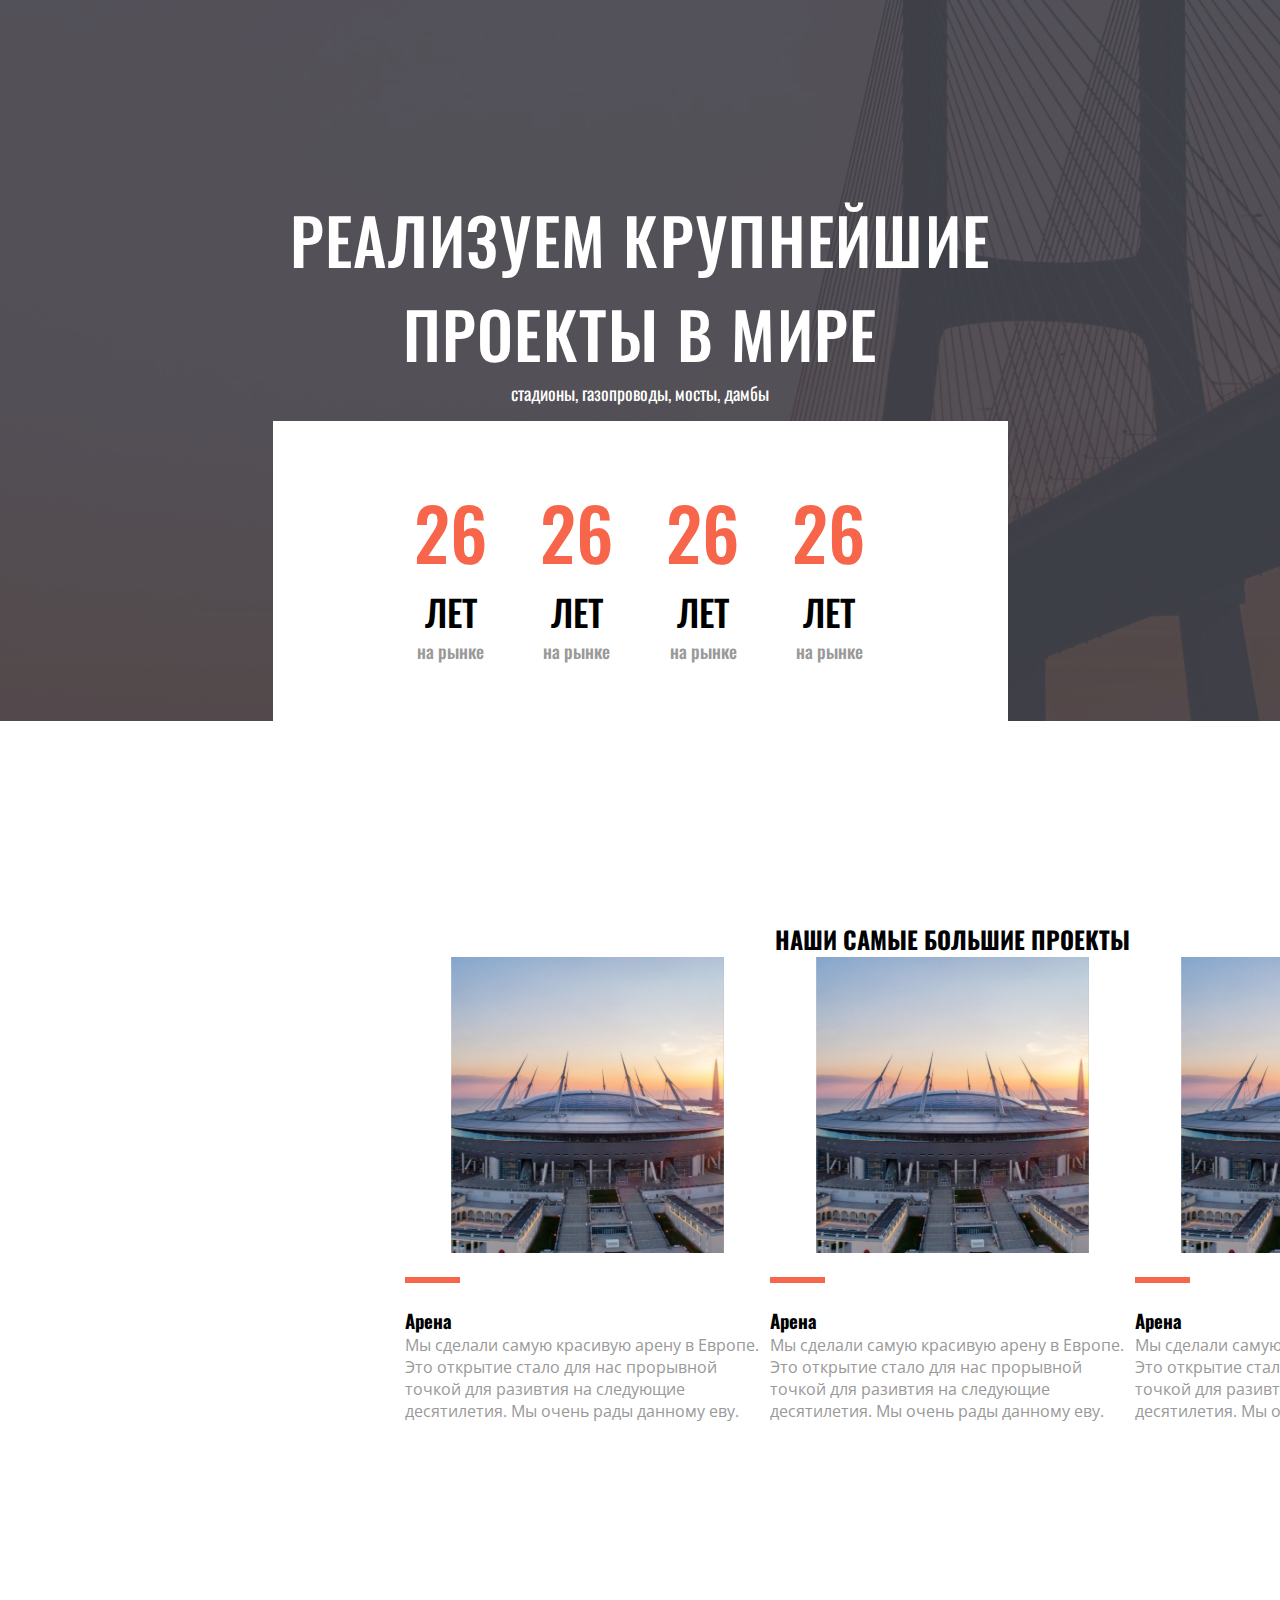
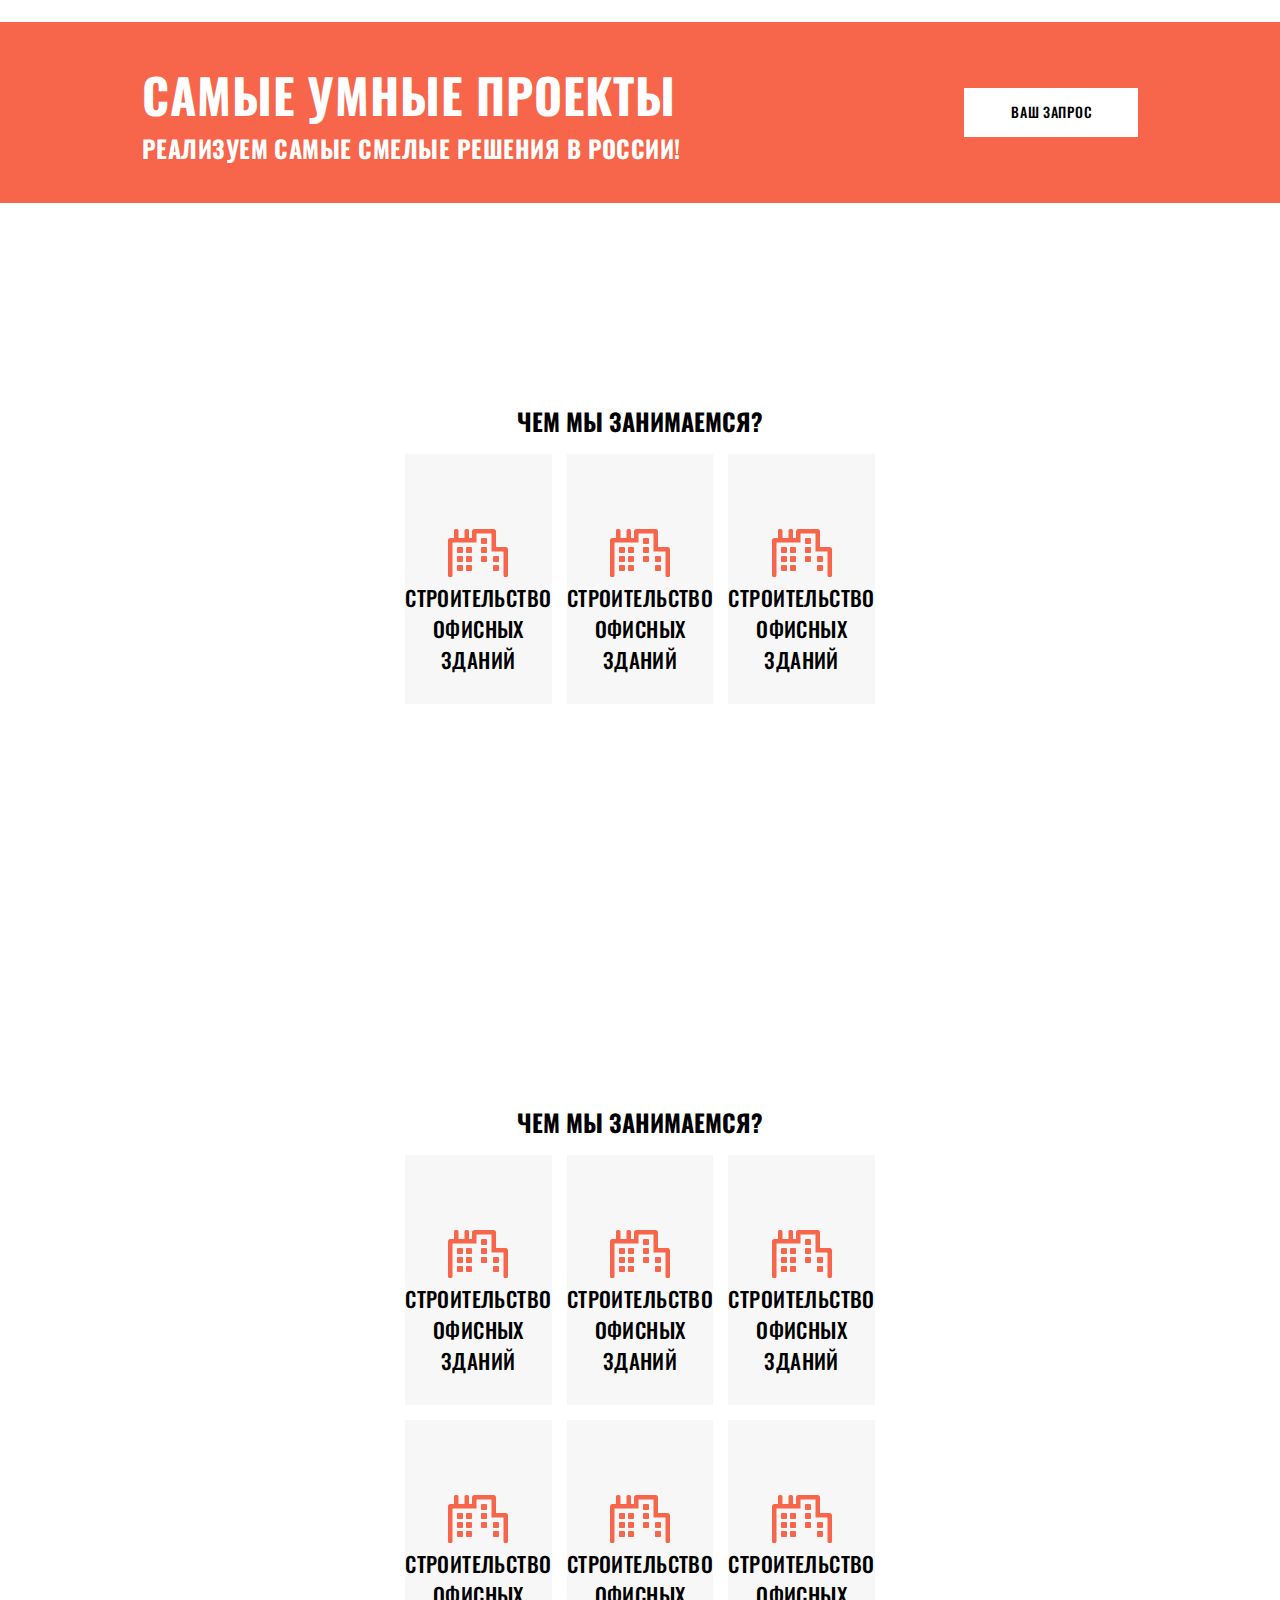
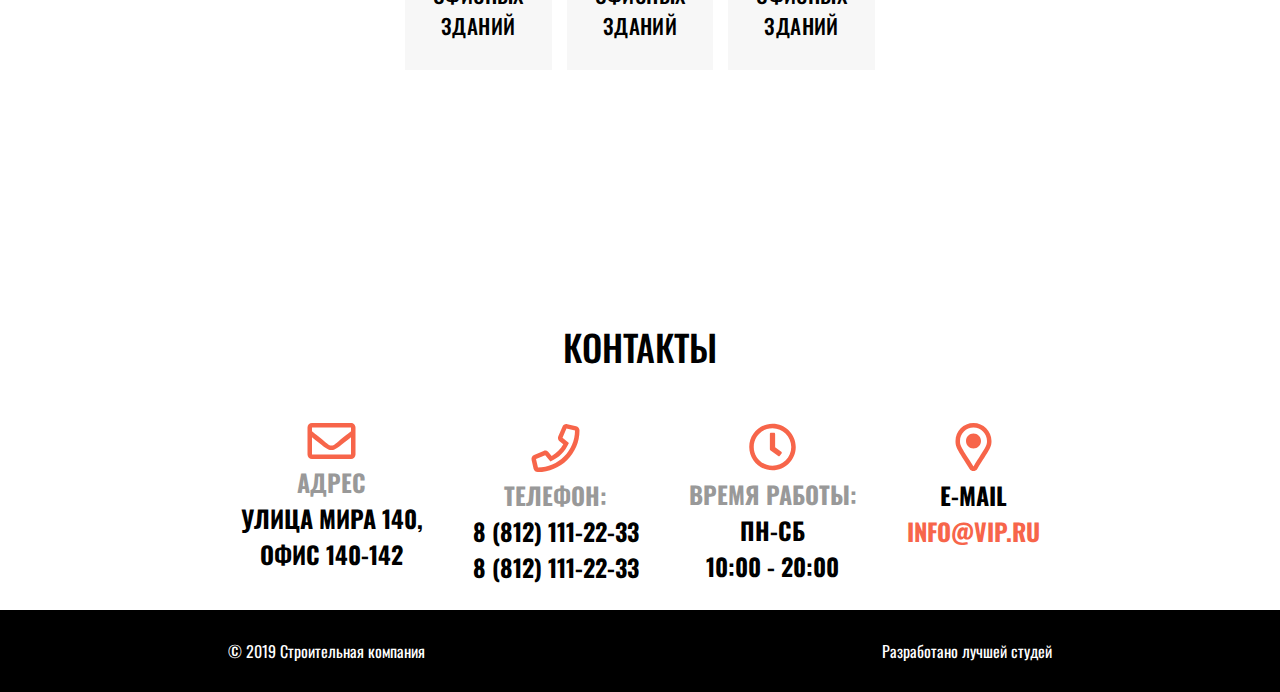
<file: WorldProjects/index.html>
<!DOCTYPE html>
<html lang="en">
<head>
    <meta charset="UTF-8">
    <meta name="viewport" content="width=device-width, initial-scale=1.0">
    <title>Document</title>
    <link rel="preconnect" href="https://fonts.googleapis.com">
<link rel="preconnect" href="https://fonts.gstatic.com" crossorigin>
<link href="https://fonts.googleapis.com/css2?family=Oswald:wght@400;500;700&display=swap" rel="stylesheet">
<link rel="preconnect" href="https://fonts.googleapis.com">
<link rel="preconnect" href="https://fonts.gstatic.com" crossorigin>
<link href="https://fonts.googleapis.com/css2?family=Open+Sans&display=swap" rel="stylesheet">
    <link rel="stylesheet" href="styles.css">
</head>
<body>
    <header>
        <div class="header-content">
            <div class="titel">
            <h1>РЕАЛИЗУЕМ КРУПНЕЙШИЕ ПРОЕКТЫ В МИРЕ</h1>
            <p>стадионы, газопроводы, мосты, дамбы</p>
            </div>
            <div class="calender">
                <div>
                    <p><span class="data">26</span></p>
                    <p><span class="years">ЛЕТ</span></p>
                    <p><span class="on_market">на рынке</span></p>
                </div>
                <div>
                    <p><span class="data">26</span></p>
                    <p><span class="years">ЛЕТ</span></p>
                    <p><span class="on_market">на рынке</span></p>
                </div>
                <div>
                    <p><span class="data">26</span></p>
                    <p><span class="years">ЛЕТ</span></p>
                    <p><span class="on_market">на рынке</span></p>
                </div>
                <div>
                    <p><span class="data">26</span></p>
                    <p><span class="years">ЛЕТ</span></p>
                    <p><span class="on_market">на рынке</span></p>
                </div>
            </div>
        </div>
    </header>
    <section>
        <div class="main-content">
            <div class="main-content-titel">
            <h2>НАШИ САМЫЕ БОЛЬШИЕ ПРОЕКТЫ</h2>
        </div>
            <div class="arena">
                <img class="panorama" src="./media/Rectangle 3.svg" alt="panorama"> <br>
                <img class="strich" src="./media/Rectangle 4.svg" alt="schtrich"><br>
                <h3>Арена</h3>
                <p>Мы сделали самую красивую арену в Европе. Это открытие стало для нас прорывной точкой для разивтия на следующие десятилетия. Мы очень рады данному еву.</p>
            </div>
            <div class="arena">
                <img class="panorama" src="./media/Rectangle 3.svg" alt="panorama"> <br>
                <img class="strich" src="./media/Rectangle 4.svg" alt="schtrich"><br>
                <h3>Арена</h3>
                <p>Мы сделали самую красивую арену в Европе. Это открытие стало для нас прорывной точкой для разивтия на следующие десятилетия. Мы очень рады данному еву.</p>
            </div>
            <div class="arena">
                <img class="panorama" src="./media/Rectangle 3.svg" alt="panorama"> <br>
                <img class="strich" src="./media/Rectangle 4.svg" alt="schtrich"><br>
                <h3>Арена</h3>
                <p>Мы сделали самую красивую арену в Европе. Это открытие стало для нас прорывной точкой для разивтия на следующие десятилетия. Мы очень рады данному еву.</p>
            </div>
        </div>
        <div class="main-footer">
            <div>
            <h2>САМЫЕ УМНЫЕ ПРОЕКТЫ</h2>
            <p>РЕАЛИЗУЕМ САМЫЕ СМЕЛЫЕ РЕШЕНИЯ В РОССИИ!</p></div>
            <button>ВАШ ЗАПРОС</button>
        </div>
        <div class="secondPage-header">
                <div>
                    <h2><span>ЧЕМ МЫ ЗАНИМАЕМСЯ?</span></h2>
                </div> 
            <div class="media">
                <img src="./media/.svg" alt="bild">
                <p>СТРОИТЕЛЬСТВО ОФИСНЫХ ЗДАНИЙ</p>
            </div>
            <div class="media">
                <img src="./media/.svg" alt="bild">
                <p>СТРОИТЕЛЬСТВО ОФИСНЫХ ЗДАНИЙ</p>
            </div>
            <div class="media">
                <img src="./media/.svg" alt="bild">
                <p>СТРОИТЕЛЬСТВО ОФИСНЫХ ЗДАНИЙ</p>
            </div>
        </div> 
        <div class="secondPage-mean">
            <div>
                <h2><span>ЧЕМ МЫ ЗАНИМАЕМСЯ?</span></h2>
            </div> 
        <div class="media">
            <img src="./media/.svg" alt="bild">
            <p>СТРОИТЕЛЬСТВО ОФИСНЫХ ЗДАНИЙ</p>
        </div>
        <div class="media">
            <img src="./media/.svg" alt="bild">
            <p>СТРОИТЕЛЬСТВО ОФИСНЫХ ЗДАНИЙ</p>
        </div>
        <div class="media">
            <img src="./media/.svg" alt="bild">
            <p>СТРОИТЕЛЬСТВО ОФИСНЫХ ЗДАНИЙ</p>
        </div>
            <div class="media">
                <img src="./media/.svg" alt="bild">
                <p>СТРОИТЕЛЬСТВО ОФИСНЫХ ЗДАНИЙ</p>
            </div>
            <div class="media">
                <img src="./media/.svg" alt="bild">
                <p>СТРОИТЕЛЬСТВО ОФИСНЫХ ЗДАНИЙ</p>
            </div>
            <div class="media">
                <img src="./media/.svg" alt="bild">
                <p>СТРОИТЕЛЬСТВО ОФИСНЫХ ЗДАНИЙ</p>
            </div>
        </div>
     

                
        <div class="contacts">
            <div class="adress">
            <h2>КОНТАКТЫ</h2>
            </div>
            <div class="adress">
                <img src="./media/brief.svg" alt="adress">
                <h3><span style="color: #999;">АДРЕС</span></h3>
                <h3><span>УЛИЦА МИРА 140,</span></h3>
                <h3><span>ОФИС 140-142</span></h3>
            </div>
            <div class="adress">
                <img src="./media/telephon.svg" alt="telephon">
                <h3><span style="color: #999;">ТЕЛЕФОН:</span></h3>
                <h3><span>8 (812) 111-22-33</span></h3>
                <h3><span>8 (812) 111-22-33</span></h3>
            </div>
            <div class="adress">
                <img src="./media/uhr.svg" alt="uhr">
                <h3><span style="color: #999;">ВРЕМЯ РАБОТЫ:</span></h3>
                <h3><span>ПН-СБ</span></h3>    
                <h3><span>10:00 - 20:00</span></h3>
            </div>
            <div class="adress">
                <img src="./media/location.svg" alt="location">
                <h3><span>E-MAIL</span></h3>
                <h3><span style="color: #F7654A;">INFO@VIP.RU</span></h3>
            </div>
        </div>
    </section>
    <footer>
            <p>© 2019 Строительная компания</p> 
            <p>Разработано лучшей студей</p>
    </footer>
</body>
</html>


<!-- /*реализовать макет с адаптивной версткой, использовать flex или grid по желанию + media query


основные экраны для адаптивной верстки: 1920px; 1440px, 1200px, 768px, 480px, 320px  


основные критерии адаптивной верстки:



Все элементы корректно отображаются на странице

Нет горизонтального скролла 

Padding/margin уменьшаются в соответствии с шириной страницы

Размер шрифтов уменьшается с размером экрана

Для flex можно использовать flex-wrap: wrap 
flex-direction: column 

для grid repeat(auto-fill, minmax())*/ -->
</file>
<file: WorldProjects/styles.css>
*{
    padding: 0;
    margin: 0;
    box-sizing: border-box;
    font-family: 'Oswald', sans-serif;
}

body{
    max-width:1920px; }
/* 
header{
    display: flex;
    flex-wrap: wrap;
    flex-direction: column;
} */

.header-content{
    width: 100vw;
    padding-top: 192px;
    background: linear-gradient(0deg, rgba(64, 65, 73, 0.90) 0%, rgba(64, 65, 73, 0.90) 100%), url(<path-to-image>), lightgray 50% / cover no-repeat, #404149;
    background-image: url("./media/Rectangle.svg");
    display: grid;
    justify-content: center;
       
}

.titel{
    max-width: 735px;
}
.titel h1{   
    color: #FFF;
    text-align: center;
    font-size: 64px;
    font-style: normal;
    font-weight: 500;
    line-height: normal;
    letter-spacing: 1.28px;
    gap: 20px;
    
}

.titel p{
    color: #FFF;
    text-align: center;
    font-size: 18px;
    font-style: normal;
    font-weight: 400;
    line-height: normal;
    margin-bottom: 15px;
}

.calender{
    background-color: #FFF;
    display: flex;
    align-items: center;
    justify-content: space-around;
    max-width: 1110px;
    min-height: 300px;
    gap: 30px;
    text-align: center;
}

.calender .data{
    font-weight: 500;
    font-size: 72px;
    color: #f7654a;
}

.calender .years{
    color: #000;
    font-weight: 500;
    font-size: 36px;
    line-height: normal;
}

.calender .on_market{
    font-weight: 500;
    color: #999;
    font-size: 18px;
    font-style: normal;
    line-height: normal;
    text-align: center;
}

.calender{
    padding: 57px 130px 57px 130px;
    
}
.calender div:nth-child(1){
    grid-row: 1/2;
    grid-column: 1/2;
   
}

.calender div:nth-child(2){
    grid-row: 1/2;
    grid-column: 2/3;
}
.calender div:nth-child(3){
    grid-row: 1/2;
    grid-column: 3/4;
}

.calender div:nth-child(4){
    grid-row: 1/2;
    grid-column: 4/5;
}

.main-content{
    display: grid;
    justify-content: space-around;
    padding: 200px 405px 200px 405px;    
}

.arena img.panorama{
    width: 365px;
    height: 296px;
}

.arena img.strich{
    width: 55px;
    height: 6px;
}

.main-content-titel{
    grid-row: 1/2;
    grid-column: 1/4;
    text-align: center;
}

.main-content.arena:nth-child(1){
    grid-row: 2/3;
    grid-column: 1/2;
}

.main-content .arena{
    min-height: 380px;
    display: flex;
    flex-wrap: wrap;
    flex-direction: column;
}



.main-content .arena p{
    color: #999;
    font-family: 'Open Sans', sans-serif;
    font-size: 16px;
    font-style: normal;
    font-weight: 400;
    line-height: normal;
}

.main-footer{
    background-color: #F7654A;
    display: flex;
    align-items: center;
    justify-content: space-around;
    color: #FFF;
    font-style: normal;
    font-weight: 700;
    line-height: normal;
    letter-spacing: 0.96px;
    min-height: 181px;
}

.main-footer h2{
    font-size: 48px;
    letter-spacing: 0.96px;
}

.main-footer p{
    font-size: 24px;
    letter-spacing: 0.48px;
}

.main-footer button{
    color: #000;
    font-size: 14px;
    font-style: normal;
    font-weight: 500;
    line-height: normal;
    letter-spacing: 0.7px;
    text-align: center;
    background-color: #FFF;
    border: none;
    padding: 13px 46px 15px 47px;
}

.secondPage-header{
    padding-top: 25px;
    max-width: 1920px;
    display: grid;
    justify-content: space-around;
    padding: 200px 405px 200px 405px; 
    gap: 15px;      
}

.secondPage-header .media{
    background-color: #F7F7F7;
    max-width: 350px;
    min-height: 250px;
    text-align: center;
    padding-top: 75px;
}

.secondPage-header.media img{
    text-align: center;
    display: flex;
    justify-content: center;
}

.secondPage-header p{
    color: #000;
    text-align: center;
    font-size: 21px;
    font-style: normal;
    font-weight: 500;
    line-height: normal;
    letter-spacing: 0.42px;
}

.secondPage-header div:nth-child(1){
    text-align: center;
    grid-row: 1/2;
    grid-column: 1/4;
}
    
.secondPage-header div:nth-child(2){
    grid-row: 2/3;
    grid-column: 1/2;
}

.secondPage-header div:nth-child(3){
    grid-row: 2/3;
    grid-column: 2/3;
}

.secondPage-header div:nth-child(4){
    grid-row: 2/3;
    grid-column: 3/4;
}

.secondPage-mean{
    padding-top: 25px;
    max-width: 1920px;
    display: grid;
    justify-content: space-around;
    padding: 200px 405px 200px 405px; 
    gap: 15px;      
}

.secondPage-mean .media{
    background-color: #F7F7F7;
    max-width: 350px;
    min-height: 250px;
    text-align: center;
    padding-top: 75px;
}

.secondPage-mean.media img{
    text-align: center;
    display: flex;
    justify-content: center;
}

.secondPage-mean p{
    color: #000;
    text-align: center;
    font-size: 21px;
    font-style: normal;
    font-weight: 500;
    line-height: normal;
    letter-spacing: 0.42px;
}

.secondPage-mean div:nth-child(1){
    text-align: center;
    grid-row: 1/2;
    grid-column: 1/4;
}
    
.secondPage-mean div:nth-child(2){
    grid-row: 2/3;
    grid-column: 1/2;
}

.secondPage-mean div:nth-child(3){
    grid-row: 2/3;
    grid-column: 2/3;
}

.secondPage-mean div:nth-child(4){
    grid-row: 2/3;
    grid-column: 3/4;
}

.secondPage-mean div:nth-child(5){
    text-align: center;
    grid-row: 3/4;
    grid-column: 1/2;
}
    
.secondPage-mean div:nth-child(6){
    grid-row: 3/4;
    grid-column: 2/3;
}

.secondPage-mean div:nth-child(7){
    grid-row: 3/4;
    grid-column: 3/4;
}


.contacts{
    padding-top: 25px;
    display: grid;
    justify-content: center;
    justify-items: stretch;
}

.contacts h2{
    color: #000;
    font-size: 36px;
    font-style: normal;
    font-weight: 500;
    line-height: normal;
    text-align: center;
}

.contacts .adress{
    
    text-align: center;
    grid: 25px;
    padding: 25px;
}

.adress span{
    /* color: #999; */
    text-align: center;
    font-size: 24px;
    font-style: normal;
    font-weight: bold;
    line-height: normal;
    font-family: 'Oswald', sans-serif;
}

.contacts div:nth-child(1){
    grid-row: 1/2;
    grid-column: 1/5;
}

.contacts div:nth-child(2){
    grid-row: 2/3;
    grid-column: 1/2;
}

.contacts div:nth-child(3){
    grid-row: 2/3;
    grid-column: 2/3;
}
.contacts div:nth-child(4){
    grid-row: 2/3;
    grid-column: 3/4;
}

.contacts div:nth-child(5){
    grid-row: 2/3;
    grid-column: 4/5;
}

footer{
    height: 82px;
    background-color: black;
    color: #FFF;
    font-family: 'Open Sans', sans-serif;
    font-size: 16px;
    font-style: normal;
    font-weight: 400;
    line-height: normal;
    display: flex;
    align-items: center;
    justify-content: space-around;
}

@media only screen and (min-width: 1440px) and (max-width: 1920px) {
    .header-content {
        padding-top: 1440px;
    }
    .titel{
        max-width: 550px;
    }
    .titel h1{
        font-size: 58px;
        letter-spacing: 1px;
        gap: 15px;
    }
    .titel p{
        font-size: 16px;
        margin-bottom: 12px;
    }
    .calender{
        max-width: 1000px;
        min-height: 250px;
        gap: 25px;

    }
    .calender .data{
        font-size: 68px;
    }
    
    .calender .years{
        font-size: 32px;
    }
    
    .calender .on_market{
        font-size: 16px;
    }
    .calender{
        display: flex;
        align-items: center;
        padding: px 117px 52px 117px;
    }    
  }

  @media only screen and (min-width: 768px) and (max-width: 1220px) {
    .header-content {
        width: 106vw;
        padding-top: 99px;
    }
    .titel{
        max-width: 450px;
    }
    .titel h1{
        font-size: 56px;
        letter-spacing: 1px;
        gap: 5px;
        padding-left: 58px;
    }
    .titel p{
        font-size: 12px;
        margin-bottom: 8px;
        padding-left: 67px;
    }
    .calender{
        max-width: 1000px;
        min-height: 250px;
        gap: 25px;
    }
    .calender .data{
        font-size: 55px;
    }
    
    .calender .years{
        font-size: 27px;
    }
    
    .calender .on_market{
        font-size: 12px;
    }
    .calender{
        padding: 52px 117px 52px 117px;
        
    }    
    .main-content{
        display: grid;
        justify-content: space-around;
        padding: 191px 425px 200px auto;}
    
    .main-content{
    gap: 10px;}

    .arena img.panorama{
        width: 198px;
        height: 242px;
    }
    
    .arena img.strich{
        width: 50px;
        height: 5px;
    }
  
    .main-content .arena p{
        font-size: 14px;
    }

    .main-footer{
        font-weight: 500;
        min-height: 150px;
    }
    
    .main-footer h2{
        font-size: 42px; 

    }
    
    .main-footer p{
        font-size: 20px;
    }
    
    .main-footer button{
        font-size: 10px;
        font-weight: 400;
        padding: 10px 25px 10px 25px;
    }
    
    .secondPage-header{
        gap: 10px;   
        padding: 25px 403px 5px 403px;   
    }

    .secondPage-header h2{
        font-size: 36px; 
        font-weight: 500;
    }
        
    .secondPage-header .media{
        max-width: 300px;
        min-height: 250px;
        padding-top: 50px;
    }
    
    .secondPage-header p{
        font-size: 18px;
        font-weight: 500;
    }
    

    .secondPage-mean{
        padding-top: 20px;
        max-width: 1220px;
        padding: 5px 405px 5px 405px; 
        gap: 10px;      
    }

    .secondPage-mean h2{
        font-size: 36px; 
        font-weight: 500;
    }
    
    .secondPage-header .media{
        max-width: 300px;
        min-height: 250px;
        padding-top: 50px;
    }
    
    .secondPage-header p{
        font-size: 18px;
        font-weight: 500;
    }
    
    .contacts{
        padding-top: 18px;
    }
    
    .contacts h2{
        font-size: 32px;
    }
    
    .contacts .adress{
        grid: 20px;
        padding: 20px;
    }
    
    .adress span{
        font-size: 18px;
    }
    
    footer{
        height: 72px;
        font-size: 14px;
    }
}
    /* @media only screen and (min-width: 320px) and (max-width: 720px) {
        .header-content {
            width: 117vw;
            padding-top: 74px;
        }
        .titel{
            max-width: 250px;
        }
        .titel h1{
            font-size: 24px;
            letter-spacing: 1px;
            gap: 2px;
            padding-left: 5px;
        }
        .titel p{
            font-size: 12px;
            margin-bottom: 8px;
            padding-left: 67px;
        }
        .calender{
            max-width: 1000px;
            min-height: 250px;
            gap: 25px;
        }
        .calender .data{
            font-size: 55px;
        }
        
        .calender .years{
            font-size: 27px;
        }
        
        .calender .on_market{
            font-size: 12px;
        }
        .calender{
            padding: 52px 117px 52px 117px;
            
        }    
        .main-content{
            display: grid;
            justify-content: space-around;
            padding: 191px 425px 200px auto;}
        
        .main-content{
        gap: 10px;}
    
        .arena img.panorama{
            width: 198px;
            height: 242px;
        }
        
        .arena img.strich{
            width: 50px;
            height: 5px;
        }
      
        .main-content .arena p{
            font-size: 14px;
        }
    
        .main-footer{
            font-weight: 500;
            min-height: 150px;
        }
        
        .main-footer h2{
            font-size: 42px; 
    
        }
        
        .main-footer p{
            font-size: 20px;
        }
        
        .main-footer button{
            font-size: 10px;
            font-weight: 400;
            padding: 10px 25px 10px 25px;
        }
        
        .secondPage-header{
            gap: 10px;   
            padding: 25px 403px 5px 403px;   
        }
    
        .secondPage-header h2{
            font-size: 36px; 
            font-weight: 500;
        }
            
        .secondPage-header .media{
            max-width: 300px;
            min-height: 250px;
            padding-top: 50px;
        }
        
        .secondPage-header p{
            font-size: 18px;
            font-weight: 500;
        }
        
    
        .secondPage-mean{
            padding-top: 20px;
            max-width: 1220px;
            padding: 5px 405px 5px 405px; 
            gap: 10px;      
        }
    
        .secondPage-mean h2{
            font-size: 36px; 
            font-weight: 500;
        }
        
        .secondPage-header .media{
            max-width: 300px;
            min-height: 250px;
            padding-top: 50px;
        }
        
        .secondPage-header p{
            font-size: 18px;
            font-weight: 500;
        }
        
        .contacts{
            padding-top: 18px;
        }
        
        .contacts h2{
            font-size: 32px;
        }
        
        .contacts .adress{
            grid: 20px;
            padding: 20px;
        }
        
        .adress span{
            font-size: 18px;
        }
        
        footer{
            height: 72px;
            font-size: 14px;
        }

} */
</file>
